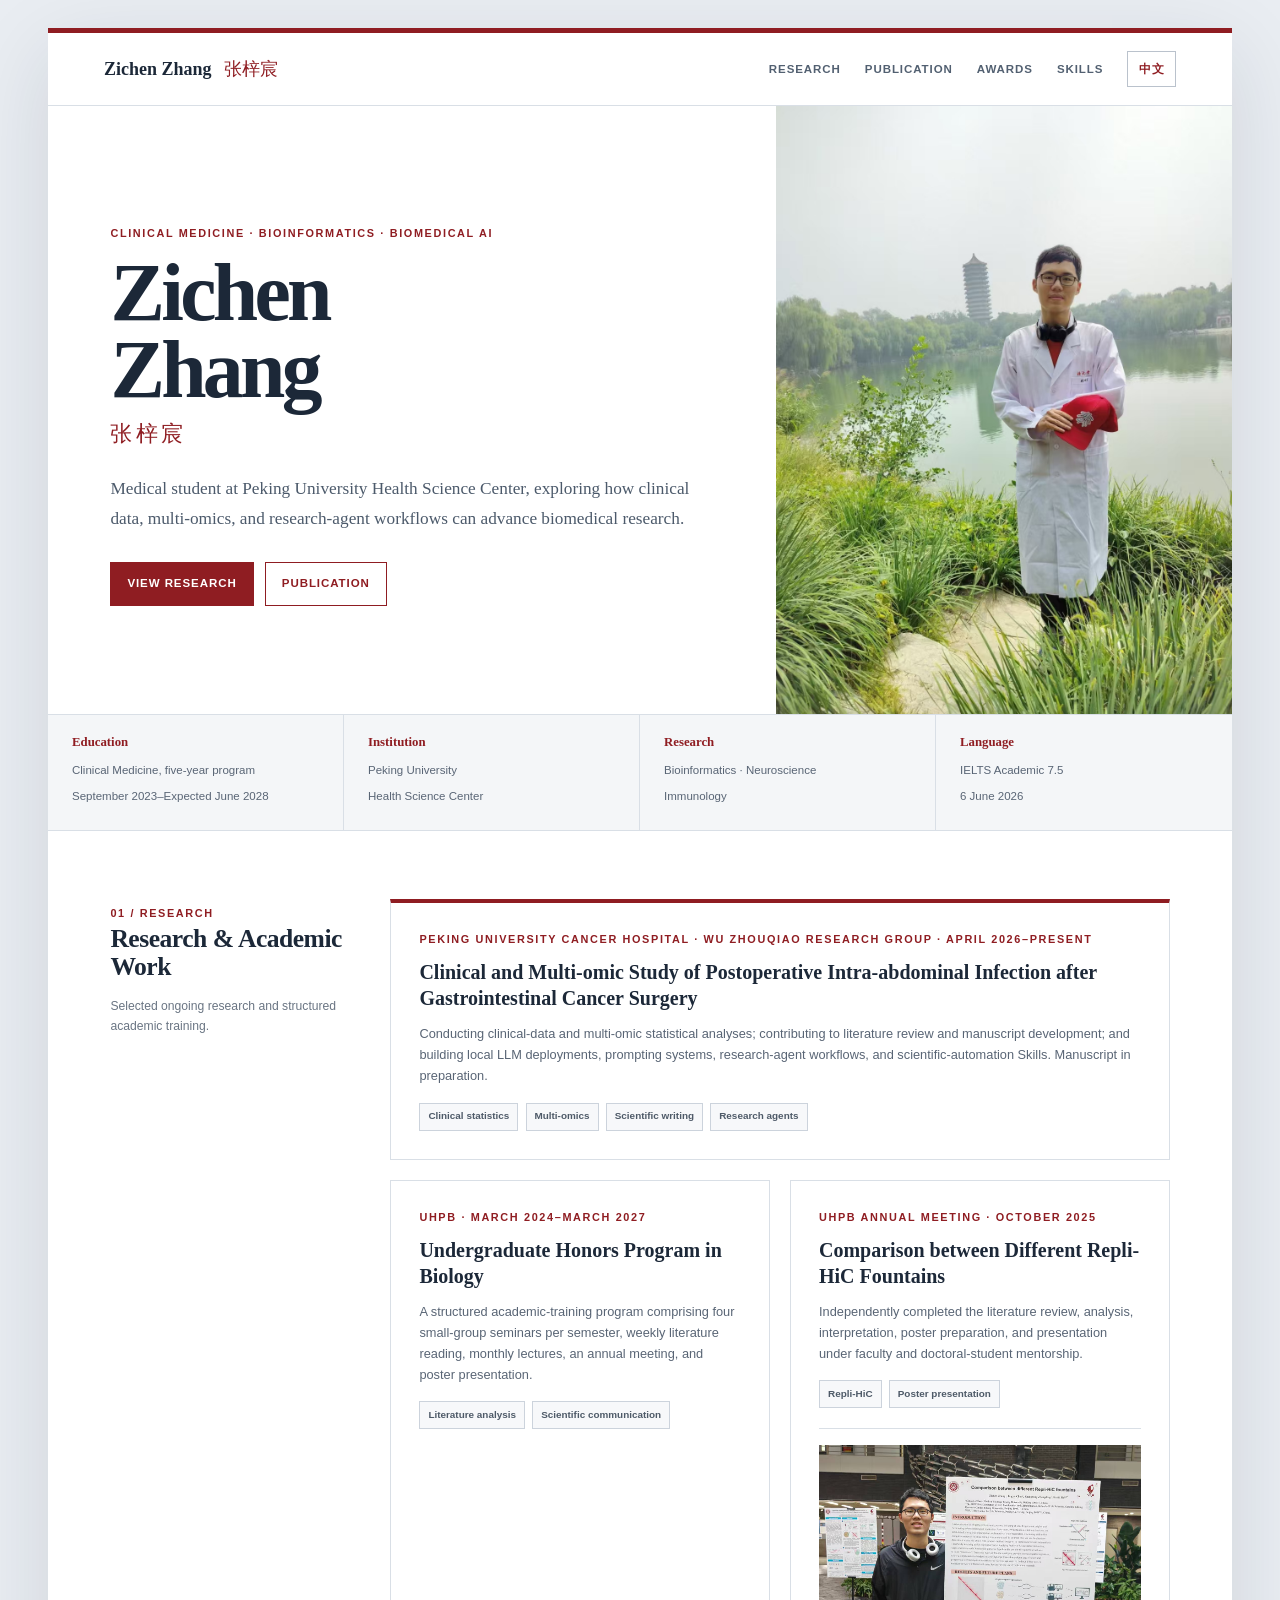
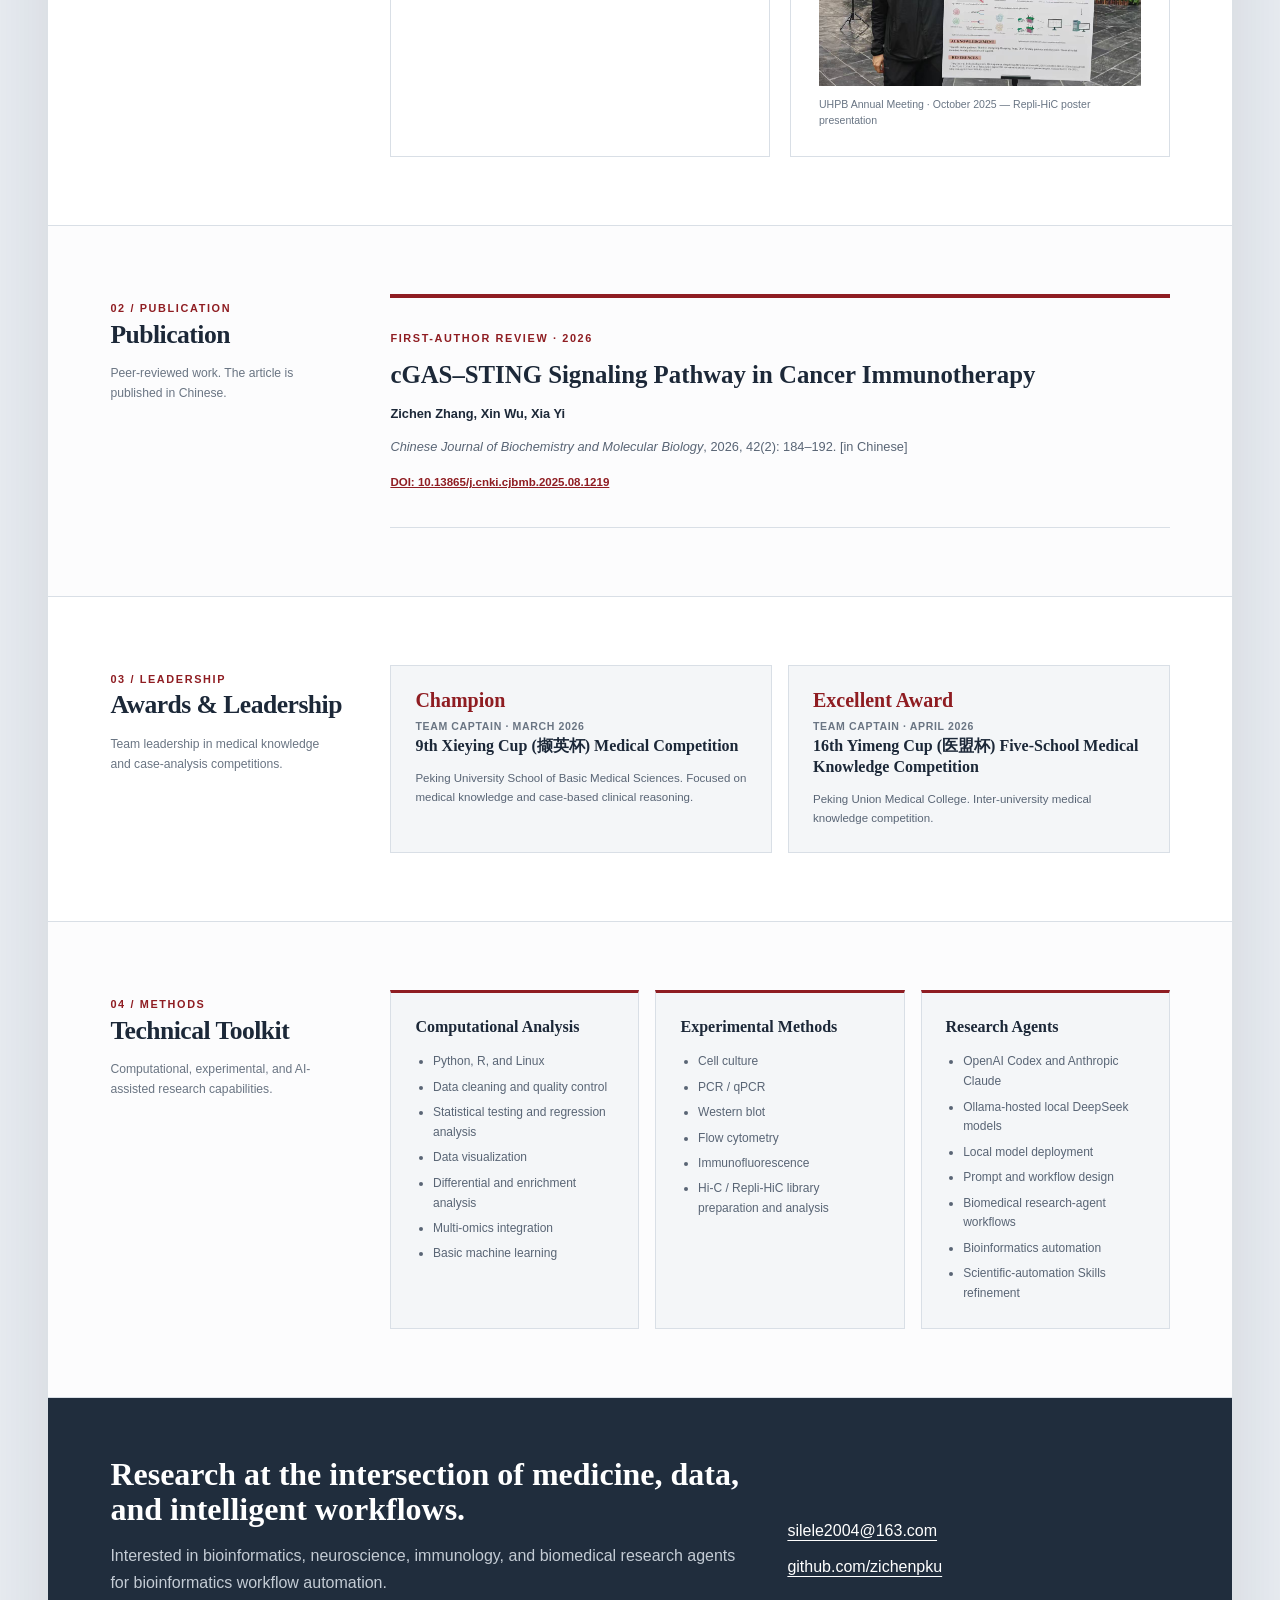
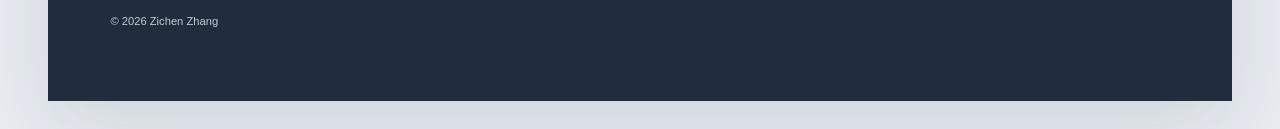
<file: index.html>
<!doctype html>
<html lang="en">
<head>
  <meta charset="utf-8">
  <meta name="viewport" content="width=device-width, initial-scale=1">
  <title>Zichen Zhang | Clinical Medicine, Bioinformatics &amp; Biomedical AI</title>
  <meta name="description" content="Academic profile of Zichen Zhang, a clinical medicine student at Peking University Health Science Center working across bioinformatics, multi-omics, immunology, neuroscience, and biomedical research agents.">
  <meta name="theme-color" content="#8f1d22">
  <link rel="canonical" href="https://zichenpku.github.io/">
  <link rel="alternate" hreflang="en" href="https://zichenpku.github.io/">
  <link rel="alternate" hreflang="zh-CN" href="https://zichenpku.github.io/zh.html">
  <link rel="alternate" hreflang="x-default" href="https://zichenpku.github.io/">
  <meta property="og:type" content="profile">
  <meta property="og:title" content="Zichen Zhang | Academic Profile">
  <meta property="og:description" content="Clinical medicine, bioinformatics, multi-omics, and biomedical research-agent workflows.">
  <meta property="og:url" content="https://zichenpku.github.io/">
  <link rel="stylesheet" href="styles.css">
  <script src="script.js" defer></script>
  <script type="application/ld+json">
    {
      "@context": "https://schema.org",
      "@type": "Person",
      "name": "Zichen Zhang",
      "alternateName": "张梓宸",
      "url": "https://zichenpku.github.io/",
      "email": "mailto:silele2004@163.com",
      "sameAs": ["https://github.com/zichenpku"],
      "affiliation": {
        "@type": "CollegeOrUniversity",
        "name": "Peking University Health Science Center"
      }
    }
  </script>
</head>
<body>
  <a class="skip-link" href="#main-content">Skip to main content</a>
  <div class="site-shell">
    <header class="site-header">
      <div class="header-inner">
        <a class="brand" href="#main-content">Zichen Zhang <span lang="zh-CN">张梓宸</span></a>
        <button class="menu-toggle" type="button" aria-expanded="false" aria-controls="site-nav" aria-label="Open navigation" data-label-open="Open navigation" data-label-close="Close navigation" data-menu-toggle>Menu</button>
        <nav class="site-nav" id="site-nav" aria-label="Primary navigation" data-site-nav>
          <a href="#research">Research</a>
          <a href="#publication">Publication</a>
          <a href="#awards">Awards</a>
          <a href="#skills">Skills</a>
          <a class="language-link" href="zh.html" lang="zh-CN">中文</a>
        </nav>
      </div>
    </header>

    <main id="main-content">
      <section class="hero" aria-labelledby="hero-title">
        <div class="hero-copy">
          <p class="eyebrow">Clinical Medicine · Bioinformatics · Biomedical AI</p>
          <h1 id="hero-title">Zichen<br>Zhang</h1>
          <span class="name-cn" lang="zh-CN">张梓宸</span>
          <p class="lede">Medical student at Peking University Health Science Center, exploring how clinical data, multi-omics, and research-agent workflows can advance biomedical research.</p>
          <div class="hero-actions">
            <a class="button" href="#research">View Research</a>
            <a class="button secondary" href="#publication">Publication</a>
          </div>
        </div>
        <div class="hero-photo">
          <img src="photo.jpg" alt="Portrait of Zichen Zhang">
        </div>
      </section>

      <section class="facts" aria-label="Academic profile at a glance">
        <div class="fact">
          <strong>Education</strong>
          <span>Clinical Medicine, five-year program<br>September 2023–Expected June 2028</span>
        </div>
        <div class="fact">
          <strong>Institution</strong>
          <span>Peking University<br>Health Science Center</span>
        </div>
        <div class="fact">
          <strong>Research</strong>
          <span>Bioinformatics · Neuroscience<br>Immunology</span>
        </div>
        <div class="fact">
          <strong>Language</strong>
          <span>IELTS Academic 7.5<br>6 June 2026</span>
        </div>
      </section>

      <section class="content-section" id="research" aria-labelledby="research-title">
        <div class="section-heading">
          <span class="section-number">01 / Research</span>
          <h2 id="research-title">Research &amp; Academic Work</h2>
          <p>Selected ongoing research and structured academic training.</p>
        </div>
        <div class="card-grid">
          <article class="card featured">
            <div class="meta">Peking University Cancer Hospital · Wu Zhouqiao Research Group · April 2026–Present</div>
            <h3>Clinical and Multi-omic Study of Postoperative Intra-abdominal Infection after Gastrointestinal Cancer Surgery</h3>
            <p>Conducting clinical-data and multi-omic statistical analyses; contributing to literature review and manuscript development; and building local LLM deployments, prompting systems, research-agent workflows, and scientific-automation Skills. Manuscript in preparation.</p>
            <div class="tags" aria-label="Cancer research methods">
              <span class="tag">Clinical statistics</span>
              <span class="tag">Multi-omics</span>
              <span class="tag">Scientific writing</span>
              <span class="tag">Research agents</span>
            </div>
          </article>

          <article class="card">
            <div class="meta">UHPB · March 2024–March 2027</div>
            <h3>Undergraduate Honors Program in Biology</h3>
            <p>A structured academic-training program comprising four small-group seminars per semester, weekly literature reading, monthly lectures, an annual meeting, and poster presentation.</p>
            <div class="tags" aria-label="UHPB training">
              <span class="tag">Literature analysis</span>
              <span class="tag">Scientific communication</span>
            </div>
          </article>

          <article class="card">
            <div class="meta">UHPB Annual Meeting · October 2025</div>
            <h3>Comparison between Different Repli-HiC Fountains</h3>
            <p>Independently completed the literature review, analysis, interpretation, poster preparation, and presentation under faculty and doctoral-student mentorship.</p>
            <div class="tags" aria-label="Poster methods">
              <span class="tag">Repli-HiC</span>
              <span class="tag">Poster presentation</span>
            </div>
            <figure class="poster-figure">
              <a class="poster-link" href="assets/uhpb-poster.jpg" target="_blank" rel="noopener noreferrer" aria-label="Open the full UHPB poster photograph">
                <img src="assets/uhpb-poster.jpg" data-poster-fallback="assets/uhpb-poster.b64" alt="Zichen Zhang presenting the Repli-HiC poster at the UHPB Annual Meeting" decoding="async">
              </a>
              <figcaption>UHPB Annual Meeting · October 2025 — Repli-HiC poster presentation</figcaption>
            </figure>
          </article>
        </div>
      </section>

      <section class="content-section" id="publication" aria-labelledby="publication-title">
        <div class="section-heading">
          <span class="section-number">02 / Publication</span>
          <h2 id="publication-title">Publication</h2>
          <p>Peer-reviewed work. The article is published in Chinese.</p>
        </div>
        <article class="publication">
          <div class="meta">First-author review · 2026</div>
          <h3>cGAS–STING Signaling Pathway in Cancer Immunotherapy</h3>
          <p class="authors"><strong>Zichen Zhang</strong>, Xin Wu, Xia Yi</p>
          <p><em>Chinese Journal of Biochemistry and Molecular Biology</em>, 2026, 42(2): 184–192. [in Chinese]</p>
          <a class="doi-link" href="https://doi.org/10.13865/j.cnki.cjbmb.2025.08.1219" target="_blank" rel="noopener noreferrer">DOI: 10.13865/j.cnki.cjbmb.2025.08.1219</a>
        </article>
      </section>

      <section class="content-section" id="awards" aria-labelledby="awards-title">
        <div class="section-heading">
          <span class="section-number">03 / Leadership</span>
          <h2 id="awards-title">Awards &amp; Leadership</h2>
          <p>Team leadership in medical knowledge and case-analysis competitions.</p>
        </div>
        <div class="awards-grid">
          <article class="award-card">
            <div class="award-result">Champion</div>
            <div class="award-meta">Team Captain · March 2026</div>
            <h3>9th Xieying Cup (撷英杯) Medical Competition</h3>
            <p>Peking University School of Basic Medical Sciences. Focused on medical knowledge and case-based clinical reasoning.</p>
          </article>
          <article class="award-card">
            <div class="award-result">Excellent Award</div>
            <div class="award-meta">Team Captain · April 2026</div>
            <h3>16th Yimeng Cup (医盟杯) Five-School Medical Knowledge Competition</h3>
            <p>Peking Union Medical College. Inter-university medical knowledge competition.</p>
          </article>
        </div>
      </section>

      <section class="content-section" id="skills" aria-labelledby="skills-title">
        <div class="section-heading">
          <span class="section-number">04 / Methods</span>
          <h2 id="skills-title">Technical Toolkit</h2>
          <p>Computational, experimental, and AI-assisted research capabilities.</p>
        </div>
        <div class="skills-grid">
          <article class="skill-group">
            <h3>Computational Analysis</h3>
            <ul>
              <li>Python, R, and Linux</li>
              <li>Data cleaning and quality control</li>
              <li>Statistical testing and regression analysis</li>
              <li>Data visualization</li>
              <li>Differential and enrichment analysis</li>
              <li>Multi-omics integration</li>
              <li>Basic machine learning</li>
            </ul>
          </article>
          <article class="skill-group">
            <h3>Experimental Methods</h3>
            <ul>
              <li>Cell culture</li>
              <li>PCR / qPCR</li>
              <li>Western blot</li>
              <li>Flow cytometry</li>
              <li>Immunofluorescence</li>
              <li>Hi-C / Repli-HiC library preparation and analysis</li>
            </ul>
          </article>
          <article class="skill-group">
            <h3>Research Agents</h3>
            <ul>
              <li>OpenAI Codex and Anthropic Claude</li>
              <li>Ollama-hosted local DeepSeek models</li>
              <li>Local model deployment</li>
              <li>Prompt and workflow design</li>
              <li>Biomedical research-agent workflows</li>
              <li>Bioinformatics automation</li>
              <li>Scientific-automation Skills refinement</li>
            </ul>
          </article>
        </div>
      </section>
    </main>

    <footer class="site-footer" aria-labelledby="contact-title">
      <div>
        <h2 id="contact-title">Research at the intersection of medicine, data, and intelligent workflows.</h2>
        <p>Interested in bioinformatics, neuroscience, immunology, and biomedical research agents for bioinformatics workflow automation.</p>
        <p class="copyright">© <span data-current-year>2026</span> Zichen Zhang</p>
      </div>
      <div class="footer-links">
        <a href="mailto:silele2004@163.com">silele2004@163.com</a>
        <a href="https://github.com/zichenpku" target="_blank" rel="noopener noreferrer">github.com/zichenpku</a>
      </div>
    </footer>
  </div>
</body>
</html>
</file>
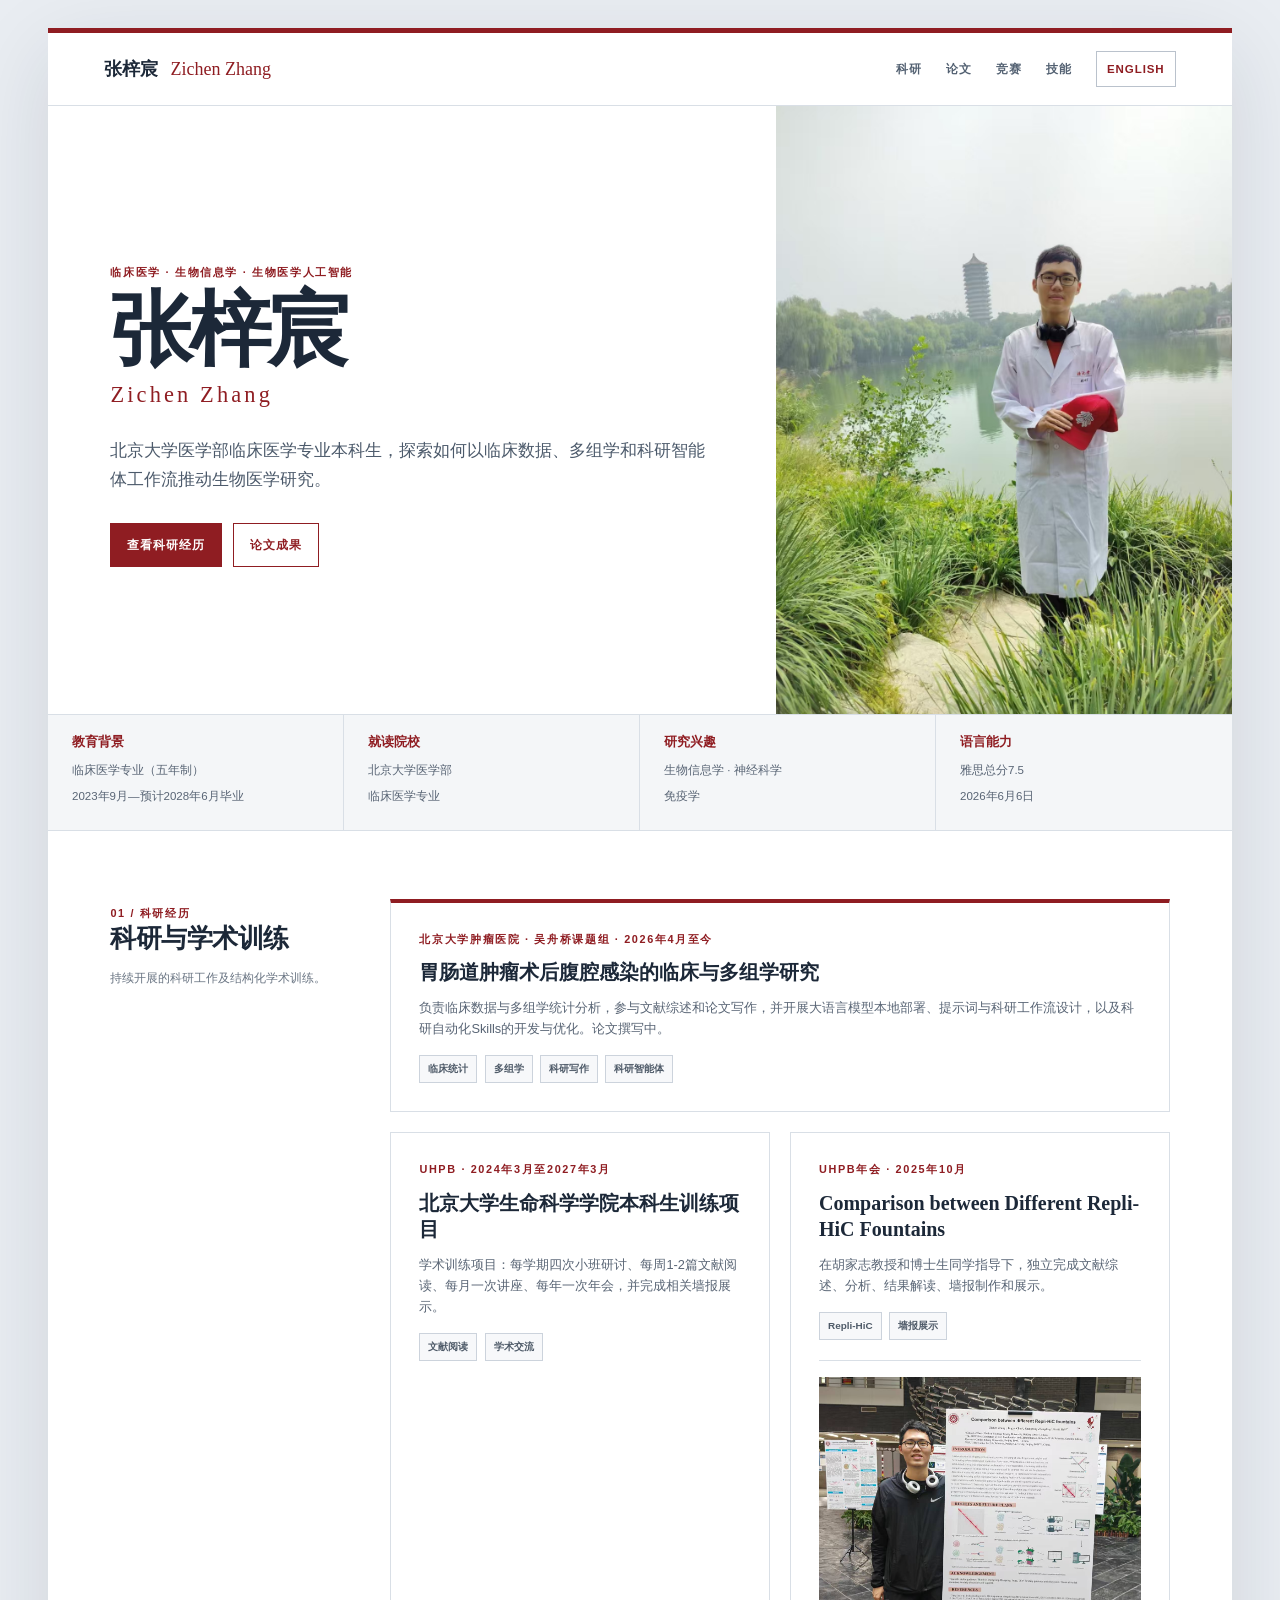
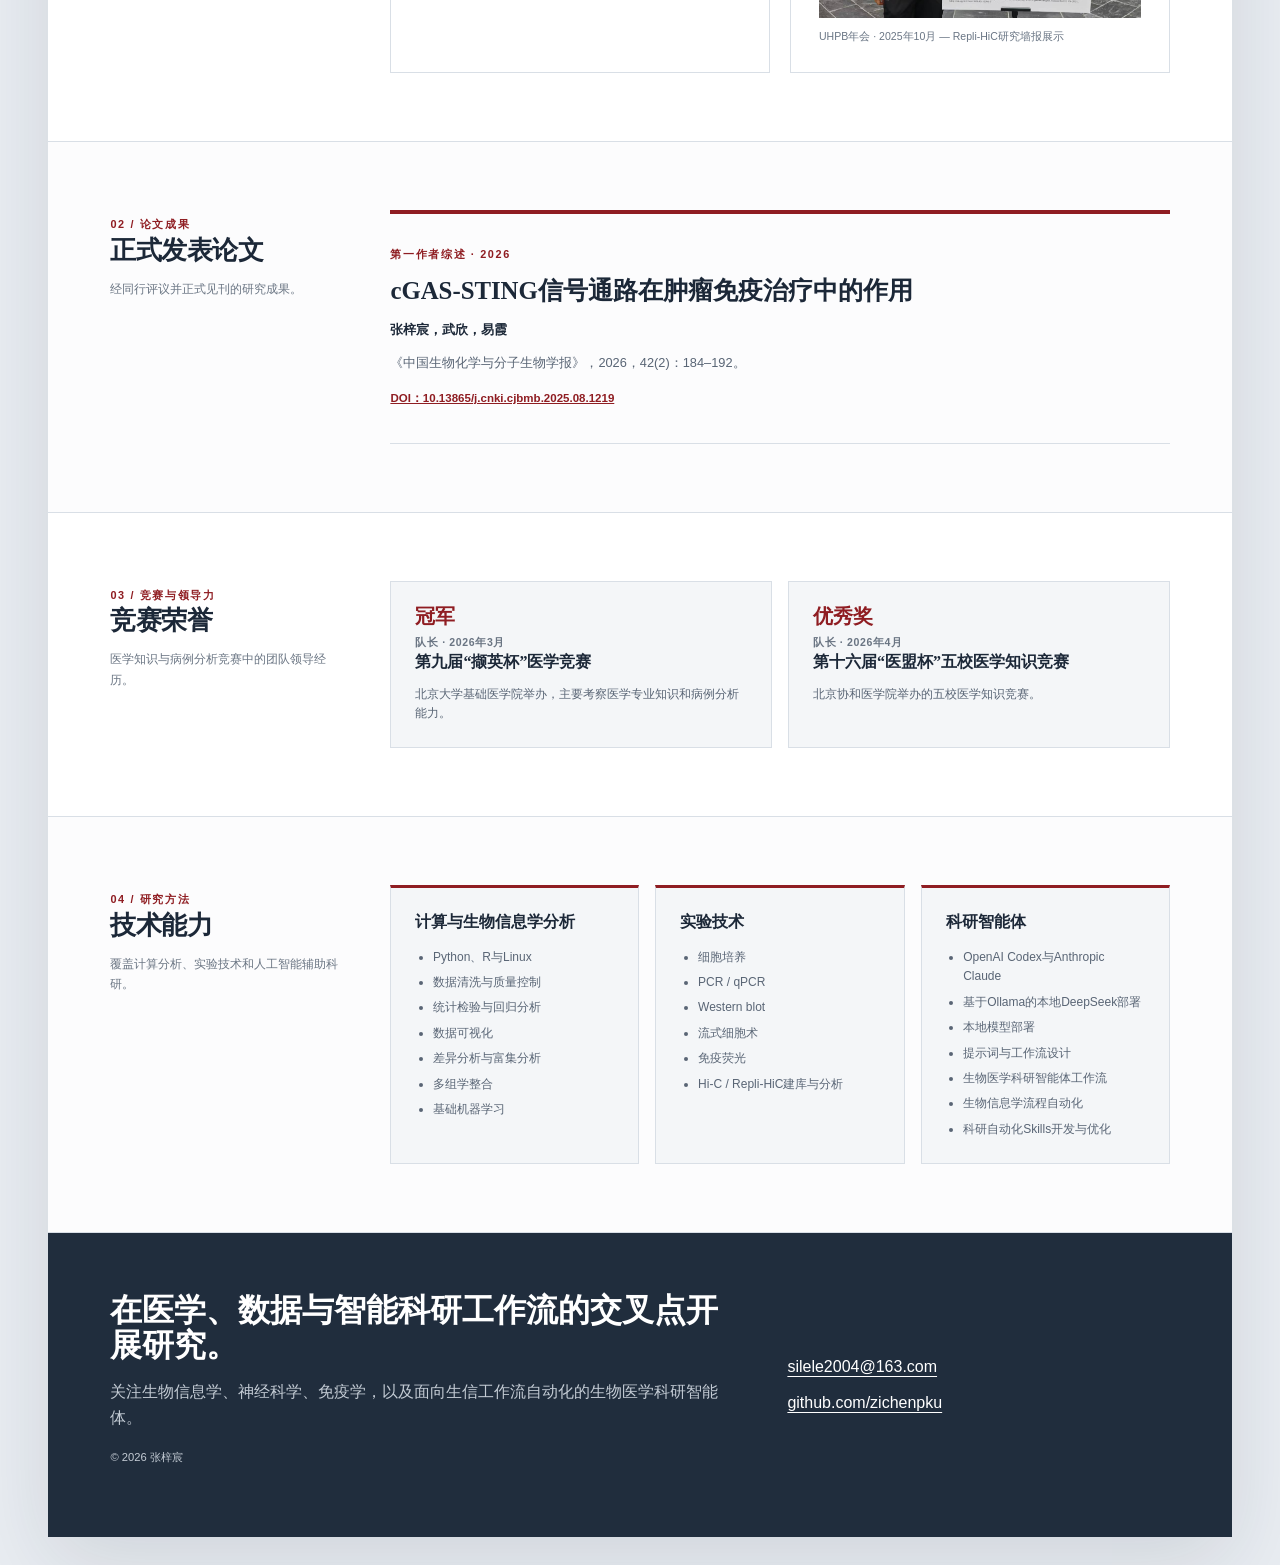
<file: zh.html>
<!doctype html>
<html lang="zh-CN">
<head>
  <meta charset="utf-8">
  <meta name="viewport" content="width=device-width, initial-scale=1">
  <title>张梓宸｜临床医学、生物信息学与生物医学人工智能</title>
  <meta name="description" content="张梓宸的学术主页：北京大学医学部临床医学专业本科生，关注生物信息学、多组学、免疫学、神经科学及生物医学科研智能体。">
  <meta name="theme-color" content="#8f1d22">
  <link rel="canonical" href="https://zichenpku.github.io/zh.html">
  <link rel="alternate" hreflang="en" href="https://zichenpku.github.io/">
  <link rel="alternate" hreflang="zh-CN" href="https://zichenpku.github.io/zh.html">
  <link rel="alternate" hreflang="x-default" href="https://zichenpku.github.io/">
  <meta property="og:type" content="profile">
  <meta property="og:title" content="张梓宸｜学术主页">
  <meta property="og:description" content="临床医学、生物信息学、多组学与生物医学科研智能体。">
  <meta property="og:url" content="https://zichenpku.github.io/zh.html">
  <link rel="stylesheet" href="styles.css">
  <script src="script.js" defer></script>
  <script type="application/ld+json">
    {
      "@context": "https://schema.org",
      "@type": "Person",
      "name": "张梓宸",
      "alternateName": "Zichen Zhang",
      "url": "https://zichenpku.github.io/zh.html",
      "email": "mailto:silele2004@163.com",
      "sameAs": ["https://github.com/zichenpku"],
      "affiliation": {
        "@type": "CollegeOrUniversity",
        "name": "北京大学医学部"
      }
    }
  </script>
</head>
<body>
  <a class="skip-link" href="#main-content">跳转至主要内容</a>
  <div class="site-shell">
    <header class="site-header">
      <div class="header-inner">
        <a class="brand" href="#main-content">张梓宸 <span lang="en">Zichen Zhang</span></a>
        <button class="menu-toggle" type="button" aria-expanded="false" aria-controls="site-nav" aria-label="打开导航菜单" data-label-open="打开导航菜单" data-label-close="关闭导航菜单" data-menu-toggle>菜单</button>
        <nav class="site-nav" id="site-nav" aria-label="主要导航" data-site-nav>
          <a href="#research">科研</a>
          <a href="#publication">论文</a>
          <a href="#awards">竞赛</a>
          <a href="#skills">技能</a>
          <a class="language-link" href="index.html" lang="en">English</a>
        </nav>
      </div>
    </header>

    <main id="main-content">
      <section class="hero" aria-labelledby="hero-title">
        <div class="hero-copy">
          <p class="eyebrow">临床医学 · 生物信息学 · 生物医学人工智能</p>
          <h1 id="hero-title">张梓宸</h1>
          <span class="name-cn" lang="en">Zichen Zhang</span>
          <p class="lede">北京大学医学部临床医学专业本科生，探索如何以临床数据、多组学和科研智能体工作流推动生物医学研究。</p>
          <div class="hero-actions">
            <a class="button" href="#research">查看科研经历</a>
            <a class="button secondary" href="#publication">论文成果</a>
          </div>
        </div>
        <div class="hero-photo">
          <img src="photo.jpg" alt="张梓宸个人照片">
        </div>
      </section>

      <section class="facts" aria-label="学术信息概览">
        <div class="fact">
          <strong>教育背景</strong>
          <span>临床医学专业（五年制）<br>2023年9月—预计2028年6月毕业</span>
        </div>
        <div class="fact">
          <strong>就读院校</strong>
          <span>北京大学医学部<br>临床医学专业</span>
        </div>
        <div class="fact">
          <strong>研究兴趣</strong>
          <span>生物信息学 · 神经科学<br>免疫学</span>
        </div>
        <div class="fact">
          <strong>语言能力</strong>
          <span>雅思总分7.5<br>2026年6月6日</span>
        </div>
      </section>

      <section class="content-section" id="research" aria-labelledby="research-title">
        <div class="section-heading">
          <span class="section-number">01 / 科研经历</span>
          <h2 id="research-title">科研与学术训练</h2>
          <p>持续开展的科研工作及结构化学术训练。</p>
        </div>
        <div class="card-grid">
          <article class="card featured">
            <div class="meta">北京大学肿瘤医院 · 吴舟桥课题组 · 2026年4月至今</div>
            <h3>胃肠道肿瘤术后腹腔感染的临床与多组学研究</h3>
            <p>负责临床数据与多组学统计分析，参与文献综述和论文写作，并开展大语言模型本地部署、提示词与科研工作流设计，以及科研自动化Skills的开发与优化。论文撰写中。</p>
            <div class="tags" aria-label="肿瘤科研方法">
              <span class="tag">临床统计</span>
              <span class="tag">多组学</span>
              <span class="tag">科研写作</span>
              <span class="tag">科研智能体</span>
            </div>
          </article>

          <article class="card">
            <div class="meta">UHPB · 2024年3月至2027年3月</div>
            <h3>北京大学生命科学学院本科生训练项目</h3>
            <p>学术训练项目：每学期四次小班研讨、每周1-2篇文献阅读、每月一次讲座、每年一次年会，并完成相关墙报展示。</p>
            <div class="tags" aria-label="UHPB学术训练">
              <span class="tag">文献阅读</span>
              <span class="tag">学术交流</span>
            </div>
          </article>

          <article class="card">
            <div class="meta">UHPB年会 · 2025年10月</div>
            <h3 lang="en">Comparison between Different Repli-HiC Fountains</h3>
            <p>在胡家志教授和博士生同学指导下，独立完成文献综述、分析、结果解读、墙报制作和展示。</p>
            <div class="tags" aria-label="墙报研究方法">
              <span class="tag">Repli-HiC</span>
              <span class="tag">墙报展示</span>
            </div>
            <figure class="poster-figure">
              <a class="poster-link" href="assets/uhpb-poster.jpg" target="_blank" rel="noopener noreferrer" aria-label="查看UHPB墙报展示完整照片">
                <img src="assets/uhpb-poster.jpg" data-poster-fallback="assets/uhpb-poster.b64" alt="张梓宸在UHPB年会展示Repli-HiC研究墙报" decoding="async">
              </a>
              <figcaption>UHPB年会 · 2025年10月 — Repli-HiC研究墙报展示</figcaption>
            </figure>
          </article>
        </div>
      </section>

      <section class="content-section" id="publication" aria-labelledby="publication-title">
        <div class="section-heading">
          <span class="section-number">02 / 论文成果</span>
          <h2 id="publication-title">正式发表论文</h2>
          <p>经同行评议并正式见刊的研究成果。</p>
        </div>
        <article class="publication">
          <div class="meta">第一作者综述 · 2026</div>
          <h3>cGAS-STING信号通路在肿瘤免疫治疗中的作用</h3>
          <p class="authors"><strong>张梓宸</strong>，武欣，易霞</p>
          <p>《中国生物化学与分子生物学报》，2026，42(2)：184–192。</p>
          <a class="doi-link" href="https://doi.org/10.13865/j.cnki.cjbmb.2025.08.1219" target="_blank" rel="noopener noreferrer">DOI：10.13865/j.cnki.cjbmb.2025.08.1219</a>
        </article>
      </section>

      <section class="content-section" id="awards" aria-labelledby="awards-title">
        <div class="section-heading">
          <span class="section-number">03 / 竞赛与领导力</span>
          <h2 id="awards-title">竞赛荣誉</h2>
          <p>医学知识与病例分析竞赛中的团队领导经历。</p>
        </div>
        <div class="awards-grid">
          <article class="award-card">
            <div class="award-result">冠军</div>
            <div class="award-meta">队长 · 2026年3月</div>
            <h3>第九届“撷英杯”医学竞赛</h3>
            <p>北京大学基础医学院举办，主要考察医学专业知识和病例分析能力。</p>
          </article>
          <article class="award-card">
            <div class="award-result">优秀奖</div>
            <div class="award-meta">队长 · 2026年4月</div>
            <h3>第十六届“医盟杯”五校医学知识竞赛</h3>
            <p>北京协和医学院举办的五校医学知识竞赛。</p>
          </article>
        </div>
      </section>

      <section class="content-section" id="skills" aria-labelledby="skills-title">
        <div class="section-heading">
          <span class="section-number">04 / 研究方法</span>
          <h2 id="skills-title">技术能力</h2>
          <p>覆盖计算分析、实验技术和人工智能辅助科研。</p>
        </div>
        <div class="skills-grid">
          <article class="skill-group">
            <h3>计算与生物信息学分析</h3>
            <ul>
              <li>Python、R与Linux</li>
              <li>数据清洗与质量控制</li>
              <li>统计检验与回归分析</li>
              <li>数据可视化</li>
              <li>差异分析与富集分析</li>
              <li>多组学整合</li>
              <li>基础机器学习</li>
            </ul>
          </article>
          <article class="skill-group">
            <h3>实验技术</h3>
            <ul>
              <li>细胞培养</li>
              <li>PCR / qPCR</li>
              <li>Western blot</li>
              <li>流式细胞术</li>
              <li>免疫荧光</li>
              <li>Hi-C / Repli-HiC建库与分析</li>
            </ul>
          </article>
          <article class="skill-group">
            <h3>科研智能体</h3>
            <ul>
              <li>OpenAI Codex与Anthropic Claude</li>
              <li>基于Ollama的本地DeepSeek部署</li>
              <li>本地模型部署</li>
              <li>提示词与工作流设计</li>
              <li>生物医学科研智能体工作流</li>
              <li>生物信息学流程自动化</li>
              <li>科研自动化Skills开发与优化</li>
            </ul>
          </article>
        </div>
      </section>
    </main>

    <footer class="site-footer" aria-labelledby="contact-title">
      <div>
        <h2 id="contact-title">在医学、数据与智能科研工作流的交叉点开展研究。</h2>
        <p>关注生物信息学、神经科学、免疫学，以及面向生信工作流自动化的生物医学科研智能体。</p>
        <p class="copyright">© <span data-current-year>2026</span> 张梓宸</p>
      </div>
      <div class="footer-links">
        <a href="mailto:silele2004@163.com">silele2004@163.com</a>
        <a href="https://github.com/zichenpku" target="_blank" rel="noopener noreferrer">github.com/zichenpku</a>
      </div>
    </footer>
  </div>
</body>
</html>
</file>
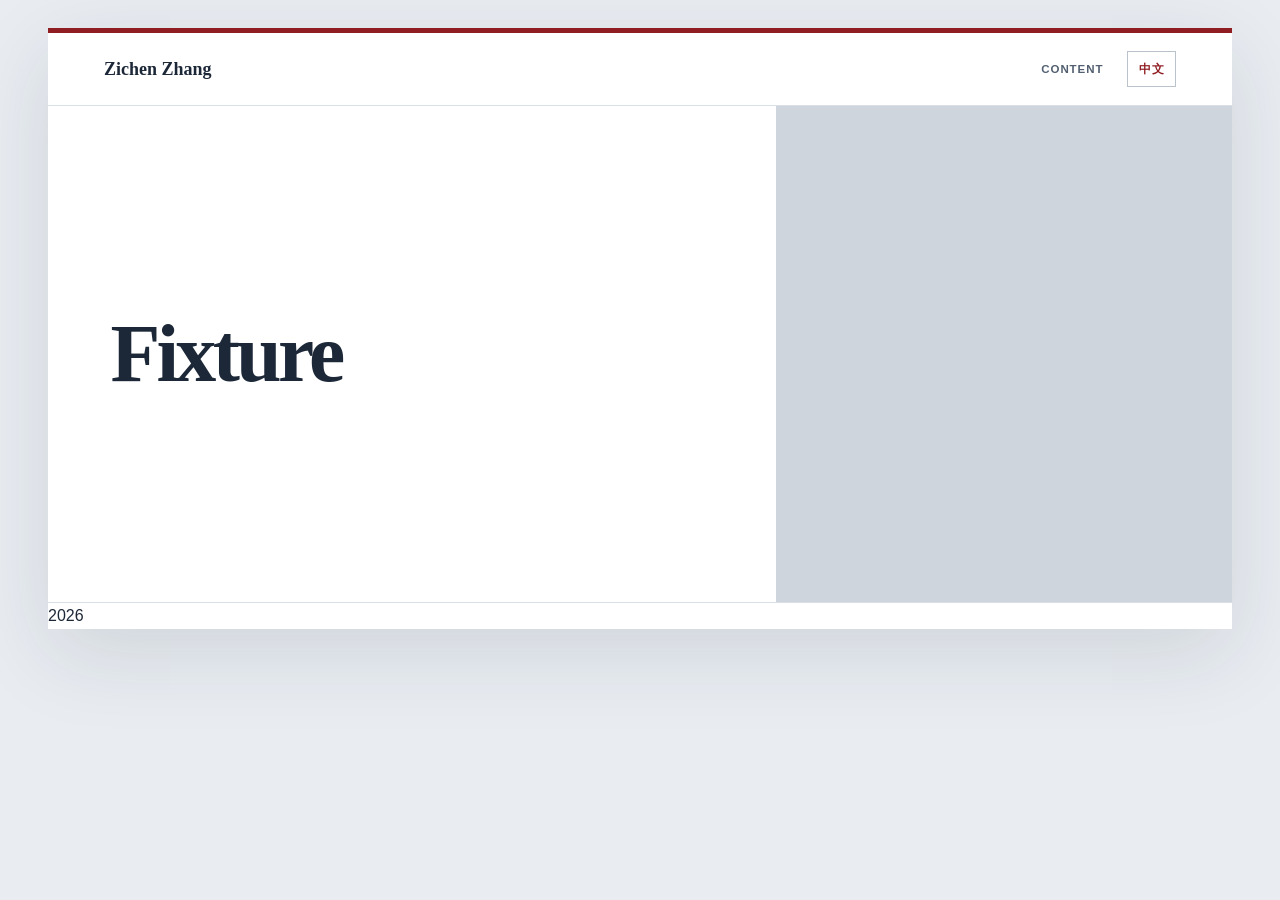
<file: tests/fixtures/shared.html>
<!doctype html>
<html lang="en">
<head>
  <meta charset="utf-8">
  <meta name="viewport" content="width=device-width, initial-scale=1">
  <link rel="stylesheet" href="../../styles.css">
  <script src="../../script.js" defer></script>
  <title>Shared asset fixture</title>
</head>
<body>
  <div class="site-shell">
    <header class="site-header">
      <div class="header-inner">
        <a class="brand" href="#content">Zichen Zhang</a>
        <button class="menu-toggle" type="button" aria-expanded="false" aria-controls="site-nav" aria-label="Open navigation" data-label-open="Open navigation" data-label-close="Close navigation" data-menu-toggle>Menu</button>
        <nav class="site-nav" id="site-nav" data-site-nav>
          <a href="#content">Content</a>
          <a class="language-link" href="#language">中文</a>
        </nav>
      </div>
    </header>
    <main id="content">
      <section class="hero">
        <div class="hero-copy"><h1>Fixture</h1></div>
        <div class="hero-photo"></div>
      </section>
    </main>
    <footer><span data-current-year>1900</span></footer>
  </div>
</body>
</html>
</file>
<file: styles.css>
:root {
  --color-accent: #8f1d22;
  --color-accent-dark: #6f1519;
  --color-ink: #1c2838;
  --color-slate: #5e6a79;
  --color-soft: #f4f6f8;
  --color-line: #d9dfe6;
  --color-white: #ffffff;
  --font-serif: Georgia, "Times New Roman", "Songti SC", STSong, serif;
  --font-sans: Inter, -apple-system, BlinkMacSystemFont, "Segoe UI", sans-serif;
  --max-width: 74rem;
  --shadow: 0 1.5rem 5rem rgba(23, 35, 52, 0.12);
}

* {
  box-sizing: border-box;
}

html {
  scroll-behavior: smooth;
  scroll-padding-top: 5rem;
}

body {
  margin: 0;
  color: var(--color-ink);
  background: #e9edf2;
  font-family: var(--font-sans);
  line-height: 1.65;
}

img {
  display: block;
  max-width: 100%;
}

a {
  color: inherit;
}

.skip-link {
  position: fixed;
  top: 0;
  left: 1rem;
  z-index: 100;
  padding: 0.75rem 1rem;
  color: #fff;
  background: var(--color-accent);
  transform: translateY(-120%);
}

.skip-link:focus {
  transform: translateY(0);
}

:focus-visible {
  outline: 3px solid #2563eb;
  outline-offset: 3px;
}

.site-shell {
  width: min(100% - 2rem, var(--max-width));
  margin: 1.75rem auto;
  overflow: hidden;
  background: var(--color-white);
  box-shadow: var(--shadow);
}

.site-header {
  position: sticky;
  top: 0;
  z-index: 20;
  border-top: 5px solid var(--color-accent);
  border-bottom: 1px solid var(--color-line);
  background: rgba(255, 255, 255, 0.97);
  backdrop-filter: blur(12px);
}

.header-inner {
  display: flex;
  align-items: center;
  justify-content: space-between;
  min-height: 4.5rem;
  padding: 0 3.5rem;
}

.brand {
  color: var(--color-ink);
  font: 700 1.125rem/1 var(--font-serif);
  text-decoration: none;
}

.brand span {
  margin-left: 0.5rem;
  color: var(--color-accent);
  font-weight: 500;
}

.site-nav {
  display: flex;
  align-items: center;
  gap: 1.5rem;
}

.site-nav a {
  color: #526071;
  font-size: 0.72rem;
  font-weight: 750;
  letter-spacing: 0.08em;
  text-decoration: none;
  text-transform: uppercase;
}

.site-nav a:hover {
  color: var(--color-accent);
}

.language-link {
  padding: 0.45rem 0.65rem;
  border: 1px solid #bac2cc;
  color: var(--color-accent) !important;
}

.menu-toggle {
  display: none;
  min-width: 2.75rem;
  min-height: 2.75rem;
  color: var(--color-ink);
  font: 700 0.72rem/1 var(--font-sans);
}

.hero {
  display: grid;
  grid-template-columns: 1.23fr 0.77fr;
  border-bottom: 1px solid var(--color-line);
}

.hero-copy {
  display: flex;
  flex-direction: column;
  justify-content: center;
  padding: 4.5rem 3.9rem;
}

.eyebrow,
.section-number,
.meta {
  color: var(--color-accent);
  font-size: 0.68rem;
  font-weight: 800;
  letter-spacing: 0.15em;
  text-transform: uppercase;
}

.hero h1 {
  margin: 0;
  font: 700 clamp(3.2rem, 7vw, 5.1rem) / 0.95 var(--font-serif);
  letter-spacing: -0.045em;
}

.name-cn {
  margin-top: 0.9rem;
  color: var(--color-accent);
  font: 500 1.4rem/1 var(--font-serif);
  letter-spacing: 0.14em;
}

.lede {
  max-width: 38rem;
  margin: 1.8rem 0 0;
  color: #4c5a6b;
  font: 400 1.08rem/1.7 var(--font-serif);
}

.hero-actions {
  display: flex;
  flex-wrap: wrap;
  gap: 0.7rem;
  margin-top: 1.8rem;
}

.button {
  display: inline-flex;
  align-items: center;
  justify-content: center;
  min-height: 2.75rem;
  padding: 0 1rem;
  border: 1px solid var(--color-accent);
  color: #fff;
  background: var(--color-accent);
  font-size: 0.72rem;
  font-weight: 800;
  letter-spacing: 0.08em;
  text-decoration: none;
  text-transform: uppercase;
}

.button.secondary {
  color: var(--color-accent);
  background: #fff;
}

.button:hover {
  color: #fff;
  background: var(--color-accent-dark);
}

.hero-photo {
  min-height: 31rem;
  overflow: hidden;
  background: #cfd5dc;
}

.hero-photo img {
  width: 100%;
  height: 100%;
  min-height: 31rem;
  object-fit: cover;
  object-position: center 20%;
}

.facts {
  display: grid;
  grid-template-columns: repeat(4, 1fr);
  border-bottom: 1px solid var(--color-line);
  background: var(--color-soft);
}

.fact {
  min-height: 6rem;
  padding: 1.35rem 1.5rem;
  border-right: 1px solid var(--color-line);
}

.fact:last-child {
  border-right: 0;
}

.fact strong {
  display: block;
  margin-bottom: 0.4rem;
  color: var(--color-accent);
  font: 700 0.8rem/1 var(--font-serif);
}

.fact span {
  color: #596575;
  font-size: 0.72rem;
}

.content-section {
  display: grid;
  grid-template-columns: 14.5rem 1fr;
  gap: 3rem;
  padding: 4.25rem 3.9rem;
  border-bottom: 1px solid var(--color-line);
}

.content-section:nth-of-type(even) {
  background: #fcfcfd;
}

.section-heading h2 {
  margin: 0;
  font: 700 1.6rem/1.1 var(--font-serif);
  letter-spacing: -0.02em;
}

.section-heading p {
  margin: 0.9rem 0 0;
  color: #6a7583;
  font-size: 0.76rem;
}

.card-grid {
  display: grid;
  grid-template-columns: 1fr 1fr;
  gap: 1.25rem;
}

.card {
  padding: 1.75rem;
  border: 1px solid var(--color-line);
  background: #fff;
}

.card.featured {
  grid-column: 1 / -1;
  border-top: 4px solid var(--color-accent);
}

.card h3,
.publication h3 {
  margin: 0.65rem 0 0;
  font: 700 1.25rem/1.3 var(--font-serif);
}

.card p,
.publication p {
  margin: 0.75rem 0 0;
  color: #596575;
  font-size: 0.8rem;
}

.card ul,
.skill-group ul {
  margin: 0.9rem 0 0;
  padding-left: 1.1rem;
  color: #596575;
  font-size: 0.75rem;
}

.card li + li,
.skill-group li + li {
  margin-top: 0.35rem;
}

.tags {
  display: flex;
  flex-wrap: wrap;
  gap: 0.45rem;
  margin-top: 1rem;
}

.tag {
  padding: 0.3rem 0.5rem;
  border: 1px solid #ccd3dc;
  color: #4e5a68;
  background: #f7f8fa;
  font-size: 0.62rem;
  font-weight: 700;
}

.poster-figure {
  margin: 1.25rem 0 0;
  padding-top: 1rem;
  border-top: 1px solid var(--color-line);
}

.poster-link {
  display: block;
  overflow: hidden;
  background: var(--color-soft);
}

.poster-figure img {
  width: 100%;
  aspect-ratio: 4 / 3;
  object-fit: cover;
  object-position: center 42%;
}

.poster-figure figcaption {
  margin-top: 0.65rem;
  color: #697584;
  font-size: 0.66rem;
  line-height: 1.5;
}

.publication {
  padding: 2rem 0;
  border-top: 4px solid var(--color-accent);
  border-bottom: 1px solid var(--color-line);
}

.publication h3 {
  max-width: 43rem;
  font-size: 1.55rem;
}

.authors {
  color: var(--color-ink) !important;
  font-weight: 650;
}

.doi-link {
  display: inline-block;
  margin-top: 1rem;
  color: var(--color-accent);
  font-size: 0.72rem;
  font-weight: 800;
}

.skills-grid,
.awards-grid {
  display: grid;
  grid-template-columns: repeat(3, 1fr);
  gap: 1rem;
}

.awards-grid {
  grid-template-columns: 1fr 1fr;
}

.skill-group,
.award-card {
  padding: 1.5rem;
  border: 1px solid var(--color-line);
  background: var(--color-soft);
}

.skill-group {
  border-top: 3px solid var(--color-accent);
}

.skill-group h3,
.award-card h3 {
  margin: 0;
  font: 700 1rem/1.3 var(--font-serif);
}

.skill-group p,
.award-card p {
  margin: 0.8rem 0 0;
  color: #596575;
  font-size: 0.72rem;
}

.award-result {
  color: var(--color-accent);
  font: 700 1.25rem/1 var(--font-serif);
}

.award-meta {
  margin-top: 0.55rem;
  color: #6a7583;
  font-size: 0.66rem;
  font-weight: 750;
  letter-spacing: 0.06em;
  text-transform: uppercase;
}

.site-footer {
  display: grid;
  grid-template-columns: 1.25fr 0.75fr;
  gap: 2.5rem;
  padding: 3.7rem 3.9rem;
  color: #fff;
  background: #202d3d;
}

.site-footer h2 {
  margin: 0;
  font: 700 2rem/1.1 var(--font-serif);
}

.site-footer p {
  color: #c3cbd4;
}

.footer-links {
  display: flex;
  flex-direction: column;
  justify-content: center;
  gap: 0.6rem;
}

.footer-links a {
  color: #fff;
  text-underline-offset: 0.25rem;
}

.copyright {
  margin-top: 1rem;
  font-size: 0.7rem;
}

@media (max-width: 52rem) {
  html {
    scroll-padding-top: 4.25rem;
  }

  .site-shell {
    width: 100%;
    margin: 0;
  }

  .header-inner {
    min-height: 4.25rem;
    padding: 0 1.3rem;
  }

  .site-nav {
    flex-wrap: wrap;
    justify-content: flex-end;
  }

  html.js .menu-toggle {
    display: inline-grid;
    place-items: center;
    border: 1px solid var(--color-line);
    background: #fff;
  }

  html.js .site-nav {
    position: absolute;
    top: 100%;
    right: 0;
    left: 0;
    display: none;
    flex-direction: column;
    align-items: stretch;
    gap: 0;
    padding: 0.5rem 1.3rem 1rem;
    border-bottom: 1px solid var(--color-line);
    background: #fff;
  }

  html.js .site-nav[data-open="true"] {
    display: flex;
  }

  .site-nav a {
    padding: 0.8rem 0;
  }

  .hero {
    grid-template-columns: 1fr;
  }

  .hero-photo {
    min-height: 23rem;
    order: -1;
  }

  .hero-photo img {
    min-height: 23rem;
  }

  .hero-copy {
    padding: 3.5rem 1.7rem 3rem;
  }

  .facts {
    grid-template-columns: 1fr 1fr;
  }

  .fact:nth-child(2) {
    border-right: 0;
  }

  .fact:nth-child(-n + 2) {
    border-bottom: 1px solid var(--color-line);
  }

  .content-section {
    grid-template-columns: 1fr;
    gap: 1.8rem;
    padding: 3.2rem 1.7rem;
  }

  .card-grid,
  .awards-grid,
  .skills-grid,
  .site-footer {
    grid-template-columns: 1fr;
  }

  .site-footer {
    padding: 3rem 1.7rem;
  }
}

@media (max-width: 24rem) {
  .facts {
    grid-template-columns: 1fr;
  }

  .fact {
    border-right: 0;
    border-bottom: 1px solid var(--color-line);
  }

  .hero-actions {
    flex-direction: column;
  }
}

@media (prefers-reduced-motion: reduce) {
  html {
    scroll-behavior: auto;
  }

  *,
  *::before,
  *::after {
    scroll-behavior: auto !important;
    transition: none !important;
  }
}
</file>
